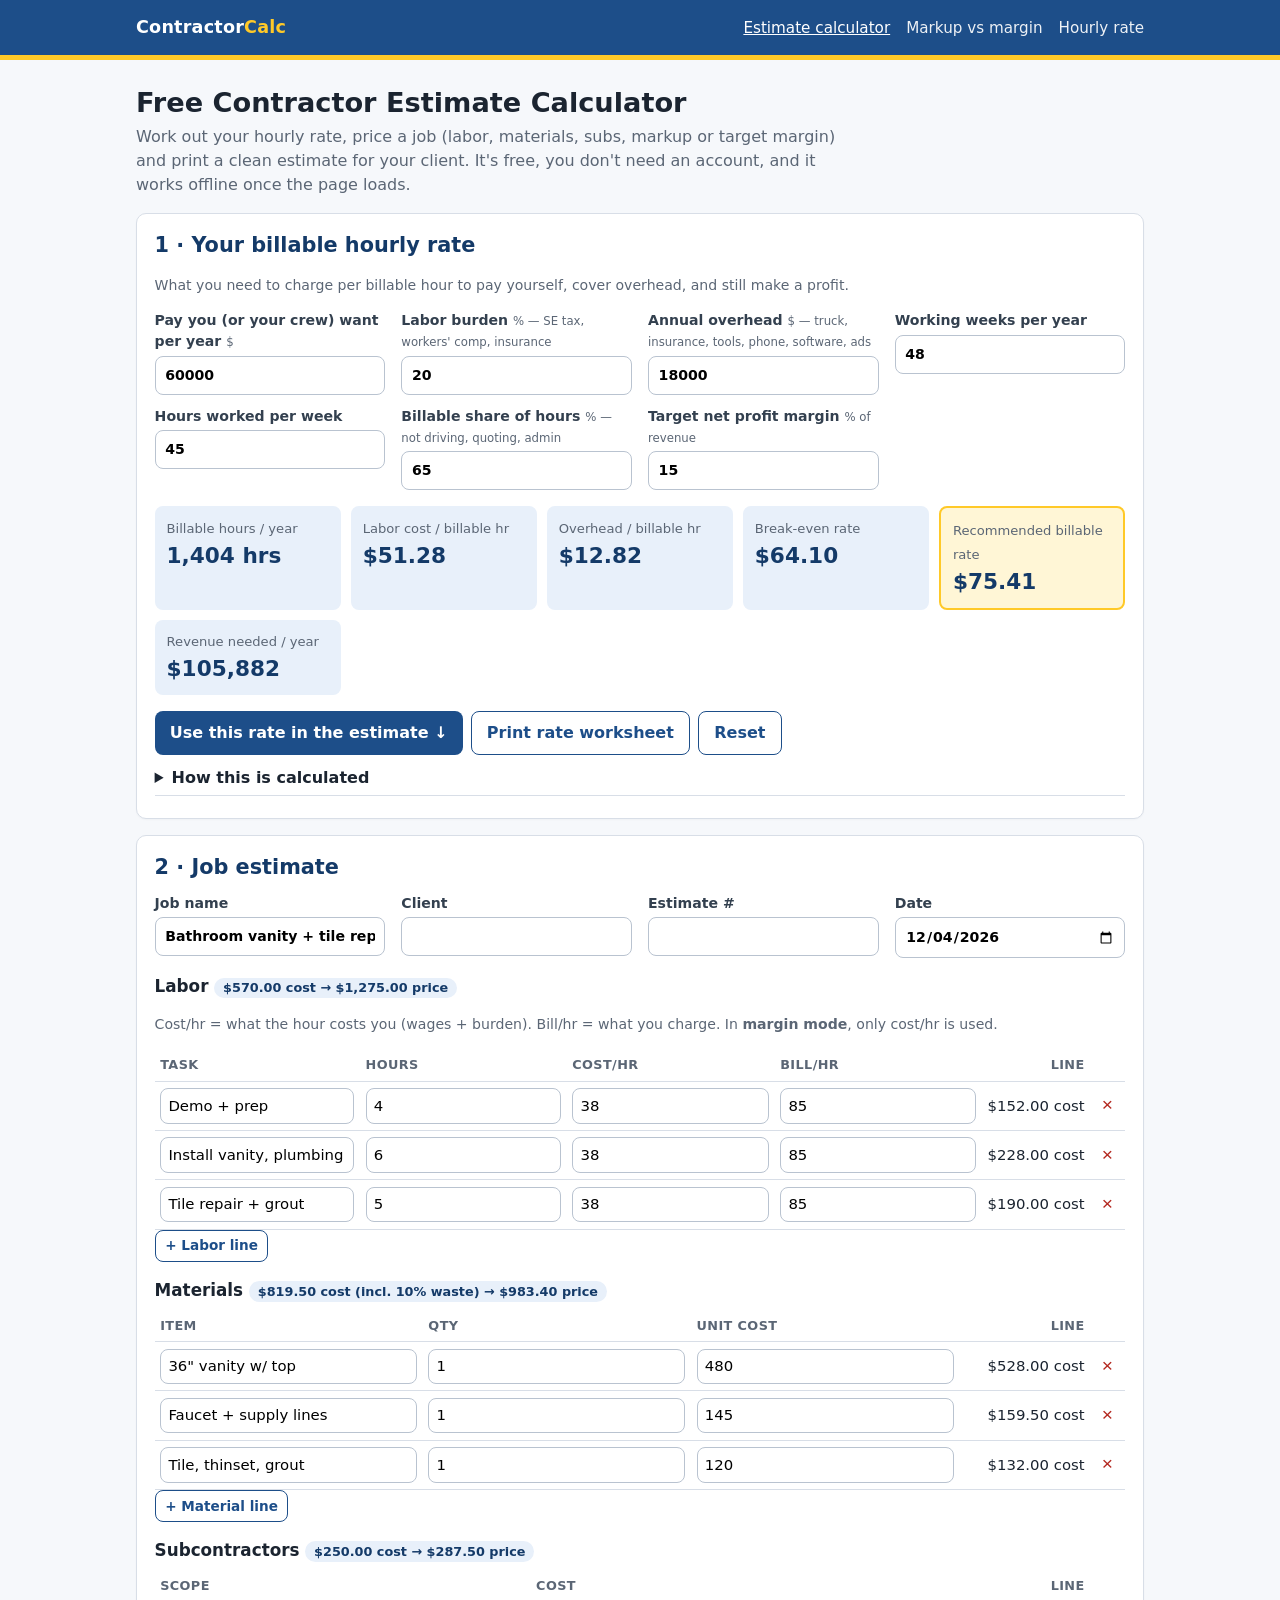
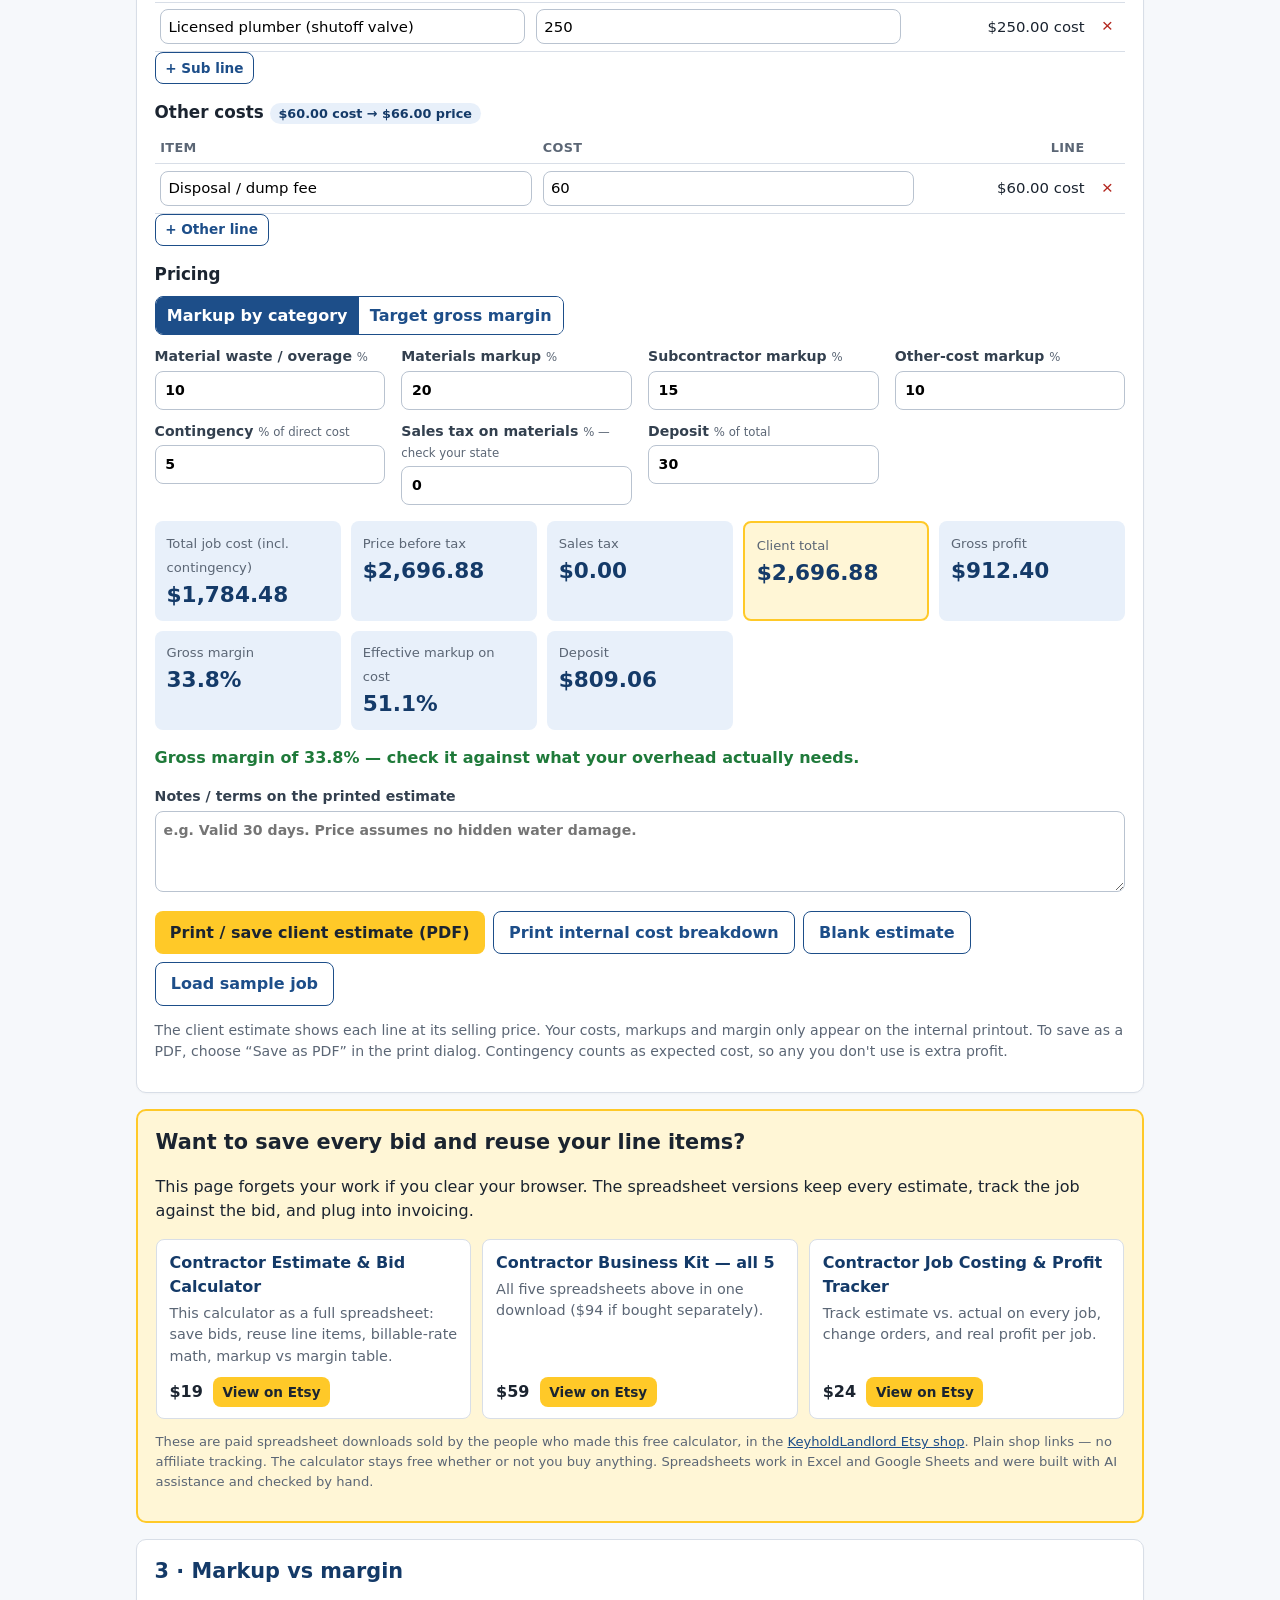
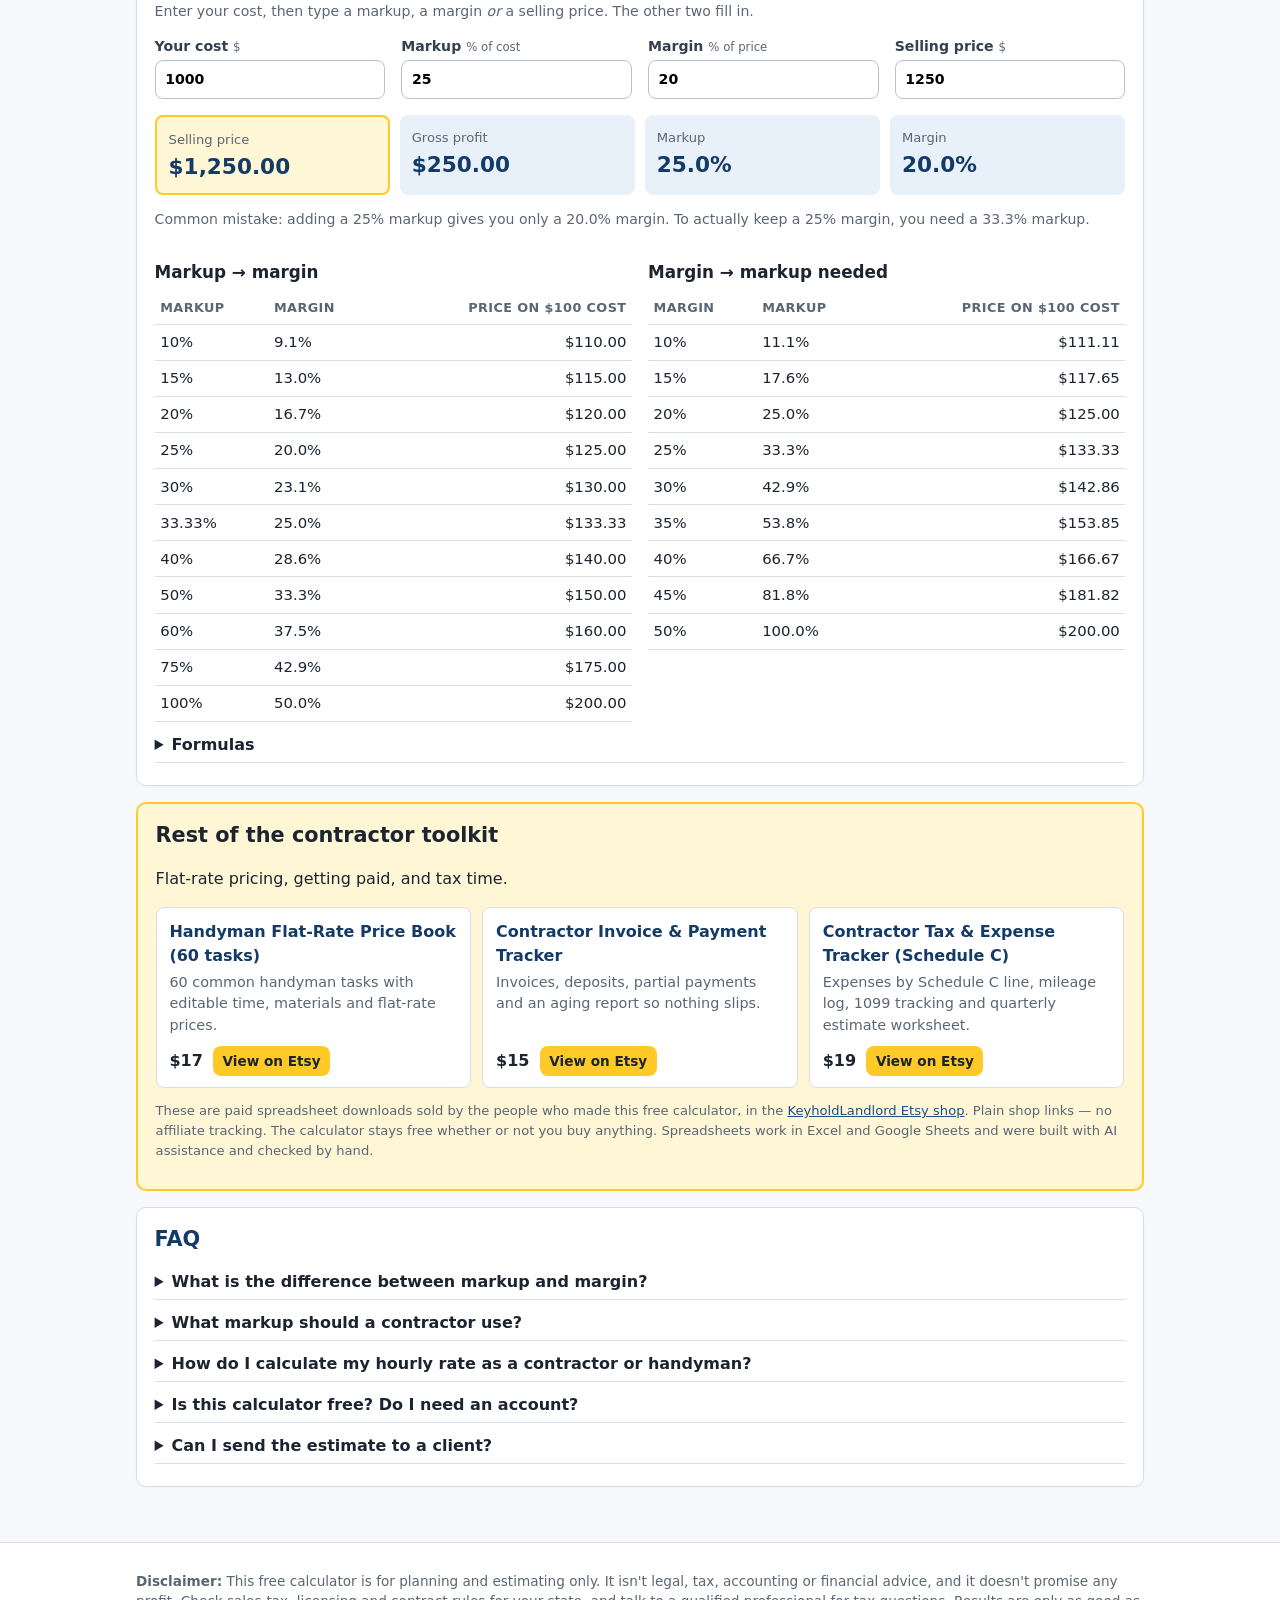
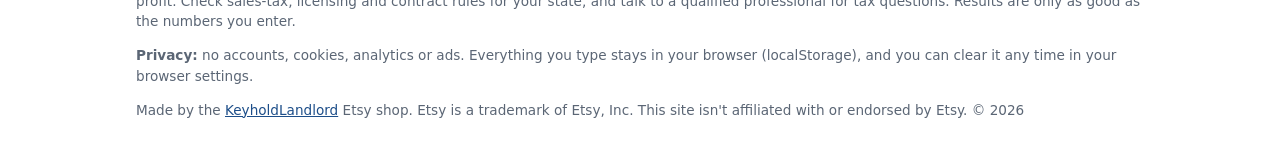
<file: index.html>
<!doctype html>
<html lang="en"><head>
<meta charset="utf-8"><meta name="viewport" content="width=device-width,initial-scale=1">
<title>Contractor Estimate Calculator — Free Job Estimate, Hourly Rate & Markup vs Margin</title>
<meta name="description" content="Free contractor estimate calculator: figure your billable hourly rate, price a job (labor, materials, subs), compare markup vs margin and print a clean estimate. No sign-up, works offline.">
<meta name="keywords" content="contractor estimate calculator, markup vs margin calculator, contractor hourly rate calculator, handyman estimate calculator, job estimate calculator, construction markup calculator, margin to markup">
<link rel="canonical" href="https://ur1313.github.io/contractor-estimate-calculator/">
<meta name="robots" content="index,follow">
<meta property="og:type" content="website"><meta property="og:title" content="Contractor Estimate Calculator — Free Job Estimate, Hourly Rate & Markup vs Margin"><meta property="og:description" content="Free contractor estimate calculator: figure your billable hourly rate, price a job (labor, materials, subs), compare markup vs margin and print a clean estimate. No sign-up, works offline."><meta property="og:url" content="https://ur1313.github.io/contractor-estimate-calculator/">
<meta name="twitter:card" content="summary">
<meta name="theme-color" content="#1d4e89">
<link rel="icon" href="data:image/svg+xml,%3Csvg xmlns='http://www.w3.org/2000/svg' viewBox='0 0 64 64'%3E%3Crect width='64' height='64' rx='12' fill='%231d4e89'/%3E%3Ctext x='32' y='44' font-size='34' text-anchor='middle' fill='%23ffc928' font-family='Arial' font-weight='700'%3E%24%3C/text%3E%3C/svg%3E">
<link rel="stylesheet" href="assets/style.css">
<script type="application/ld+json">[{"@context": "https://schema.org", "@type": "WebApplication", "name": "Contractor Estimate Calculator", "url": "https://ur1313.github.io/contractor-estimate-calculator/", "applicationCategory": "BusinessApplication", "operatingSystem": "Any (web browser)", "isAccessibleForFree": true, "offers": {"@type": "Offer", "price": "0", "priceCurrency": "USD"}, "description": "Free contractor estimate calculator: figure your billable hourly rate, price a job (labor, materials, subs), compare markup vs margin and print a clean estimate. No sign-up, works offline."}, {"@context": "https://schema.org", "@type": "FAQPage", "mainEntity": [{"@type": "Question", "name": "What is the difference between markup and margin?", "acceptedAnswer": {"@type": "Answer", "text": "Markup is profit as a percentage of your cost. Margin is profit as a percentage of the selling price. A job that costs $1,000 and sells for $1,250 has a 25% markup but only a 20% margin."}}, {"@type": "Question", "name": "What markup should a contractor use?", "acceptedAnswer": {"@type": "Answer", "text": "There is no single right number. It depends on your overhead, trade, market and job size. Work backward: figure out the gross margin your overhead and profit goal need, then convert it to a markup. For example, a 30% gross margin needs about a 42.9% markup on cost."}}, {"@type": "Question", "name": "How do I calculate my hourly rate as a contractor or handyman?", "acceptedAnswer": {"@type": "Answer", "text": "Add the pay you want, your labor burden and your yearly overhead, then divide by the hours you can actually bill (not every hour you work). Divide that break-even rate by (1 − your target profit margin) to get a rate that also leaves profit."}}, {"@type": "Question", "name": "Is this calculator free? Do I need an account?", "acceptedAnswer": {"@type": "Answer", "text": "Yes, it's free and there's no account. Everything runs in your browser and works offline after the page loads. Your inputs are saved only in your own browser."}}, {"@type": "Question", "name": "Can I send the estimate to a client?", "acceptedAnswer": {"@type": "Answer", "text": "Yes. Use “Print / save client estimate” and pick Save as PDF. The client version shows selling prices only, never your costs or markup."}}]}]</script>
</head><body><header class="site"><div class="wrap"><a class="brand" href="index.html">Contractor<span>Calc</span></a><nav class="top"><a href="index.html" aria-current=page>Estimate calculator</a><a href="markup-vs-margin-calculator/index.html">Markup vs margin</a><a href="contractor-hourly-rate-calculator/index.html">Hourly rate</a></nav></div></header><main class="wrap"><h1>Free Contractor Estimate Calculator</h1><p class="lede">Work out your hourly rate, price a job (labor, materials, subs, markup or target margin) and print a clean estimate for your client. It's free, you don't need an account, and it works offline once the page loads.</p><section class="card" id="rate" aria-labelledby="rate-h">
<h2 id="rate-h">1 · Your billable hourly rate</h2>
<p class="note">What you need to charge per billable hour to pay yourself, cover overhead, and still make a profit.</p>
<div class="grid">
<label>Pay you (or your crew) want per year <small>$</small><input id="r-wage" type="number" inputmode="decimal" min="0" step="any" value="60000"></label>
<label>Labor burden <small>% — SE tax, workers' comp, insurance</small><input id="r-burden" type="number" inputmode="decimal" min="0" step="any" value="20"></label>
<label>Annual overhead <small>$ — truck, insurance, tools, phone, software, ads</small><input id="r-overhead" type="number" inputmode="decimal" min="0" step="any" value="18000"></label>
<label>Working weeks per year<input id="r-weeks" type="number" inputmode="decimal" min="0" step="any" value="48"></label>
<label>Hours worked per week<input id="r-hours" type="number" inputmode="decimal" min="0" step="any" value="45"></label>
<label>Billable share of hours <small>% — not driving, quoting, admin</small><input id="r-util" type="number" inputmode="decimal" min="0" max="100" step="any" value="65"></label>
<label>Target net profit margin <small>% of revenue</small><input id="r-profit" type="number" inputmode="decimal" min="0" max="95" step="any" value="15"></label>
</div>
<div class="results" aria-live="polite">
<div class="stat"><span>Billable hours / year</span><b id="r-out-hours">—</b></div>
<div class="stat"><span>Labor cost / billable hr</span><b id="r-out-cost">—</b></div>
<div class="stat"><span>Overhead / billable hr</span><b id="r-out-oh">—</b></div>
<div class="stat"><span>Break-even rate</span><b id="r-out-be">—</b></div>
<div class="stat hi"><span>Recommended billable rate</span><b id="r-out-rate">—</b></div>
<div class="stat"><span>Revenue needed / year</span><b id="r-out-rev">—</b></div>
</div>
<p id="r-warn" class="warn" aria-live="polite"></p>
<div class="row-actions no-print"><button type="button" class="btn" id="r-use">Use this rate in the estimate ↓</button><button type="button" class="btn ghost" id="r-print">Print rate worksheet</button><button type="button" class="btn ghost" id="r-reset">Reset</button></div>
<details><summary>How this is calculated</summary>
<p class="note">Billable hours = weeks × hours/week × billable %. Labor cost/hr = pay × (1 + burden) ÷ billable hours. Break-even = (labor cost + overhead) ÷ billable hours. Recommended rate = break-even ÷ (1 − profit margin). Burden % is a rough planning number. Self-employment tax alone is about 15.3% on 92.35% of net earnings (IRS Topic 751), and insurance costs vary a lot by state and trade.</p></details>
</section><section class="card" id="estimate" aria-labelledby="est-h">
<h2 id="est-h">2 · Job estimate</h2>
<div class="grid">
<label>Job name<input id="e-job" type="text"></label>
<label>Client<input id="e-client" type="text"></label>
<label>Estimate #<input id="e-num" type="text"></label>
<label>Date<input id="e-date" type="date"></label>
</div>
<h3>Labor <span class="pill" id="e-sub-labor"></span></h3>
<p class="note">Cost/hr = what the hour costs you (wages + burden). Bill/hr = what you charge. In <b>margin mode</b>, only cost/hr is used.</p>
<div class="tablewrap"><table class="lines"><thead><tr><th>Task</th><th>Hours</th><th>Cost/hr</th><th>Bill/hr</th><th class="num">Line</th><th></th></tr></thead><tbody id="labor-lines"></tbody></table></div>
<button type="button" class="btn sm ghost no-print" data-add="labor">+ Labor line</button>
<h3>Materials <span class="pill" id="e-sub-mat"></span></h3>
<div class="tablewrap"><table class="lines"><thead><tr><th>Item</th><th>Qty</th><th>Unit cost</th><th class="num">Line</th><th></th></tr></thead><tbody id="mat-lines"></tbody></table></div>
<button type="button" class="btn sm ghost no-print" data-add="mat">+ Material line</button>
<h3>Subcontractors <span class="pill" id="e-sub-sub"></span></h3>
<div class="tablewrap"><table class="lines"><thead><tr><th>Scope</th><th>Cost</th><th class="num">Line</th><th></th></tr></thead><tbody id="sub-lines"></tbody></table></div>
<button type="button" class="btn sm ghost no-print" data-add="sub">+ Sub line</button>
<h3>Other costs <span class="pill" id="e-sub-oth"></span></h3>
<div class="tablewrap"><table class="lines"><thead><tr><th>Item</th><th>Cost</th><th class="num">Line</th><th></th></tr></thead><tbody id="oth-lines"></tbody></table></div>
<button type="button" class="btn sm ghost no-print" data-add="oth">+ Other line</button>

<h3>Pricing</h3>
<div class="seg" id="e-mode" role="group" aria-label="Pricing method"><button type="button" data-mode="markup" aria-pressed="true">Markup by category</button><button type="button" data-mode="margin" aria-pressed="false">Target gross margin</button></div>
<div class="grid" style="margin-top:.7rem">
<label>Material waste / overage <small>%</small><input id="e-waste" type="number" inputmode="decimal" min="0" step="any"></label>
<label class="mode-markup">Materials markup <small>%</small><input id="e-matmk" type="number" inputmode="decimal" min="0" step="any"></label>
<label class="mode-markup">Subcontractor markup <small>%</small><input id="e-submk" type="number" inputmode="decimal" min="0" step="any"></label>
<label class="mode-markup">Other-cost markup <small>%</small><input id="e-othmk" type="number" inputmode="decimal" min="0" step="any"></label>
<label class="mode-margin" hidden>Target gross margin <small>% of price</small><input id="e-margin" type="number" inputmode="decimal" min="0" max="95" step="any"></label>
<label>Contingency <small>% of direct cost</small><input id="e-cont" type="number" inputmode="decimal" min="0" step="any"></label>
<label>Sales tax on materials <small>% — check your state</small><input id="e-tax" type="number" inputmode="decimal" min="0" step="any"></label>
<label>Deposit <small>% of total</small><input id="e-dep" type="number" inputmode="decimal" min="0" max="100" step="any"></label>
</div>
<div class="results" aria-live="polite">
<div class="stat"><span>Total job cost (incl. contingency)</span><b id="e-out-cost">—</b></div>
<div class="stat"><span>Price before tax</span><b id="e-out-price">—</b></div>
<div class="stat"><span>Sales tax</span><b id="e-out-tax">—</b></div>
<div class="stat hi"><span>Client total</span><b id="e-out-total">—</b></div>
<div class="stat"><span>Gross profit</span><b id="e-out-gp">—</b></div>
<div class="stat"><span>Gross margin</span><b id="e-out-gm">—</b></div>
<div class="stat"><span>Effective markup on cost</span><b id="e-out-mk">—</b></div>
<div class="stat"><span>Deposit</span><b id="e-out-dep">—</b></div>
</div>
<p id="e-warn" aria-live="polite"></p>
<label style="margin-top:.6rem">Notes / terms on the printed estimate<textarea id="e-notes" rows="3" style="width:100%;font:inherit;padding:.5rem;border:1px solid #b9c3d0;border-radius:8px;margin-top:.2rem" placeholder="e.g. Valid 30 days. Price assumes no hidden water damage."></textarea></label>
<div class="row-actions no-print">
<button type="button" class="btn y" id="e-print-client">Print / save client estimate (PDF)</button>
<button type="button" class="btn ghost" id="e-print-internal">Print internal cost breakdown</button>
<button type="button" class="btn ghost" id="e-clear">Blank estimate</button>
<button type="button" class="btn ghost" id="e-reset">Load sample job</button>
</div>
<p class="note">The client estimate shows each line at its selling price. Your costs, markups and margin only appear on the internal printout. To save as a PDF, choose “Save as PDF” in the print dialog. Contingency counts as expected cost, so any you don't use is extra profit.</p>
</section><aside class="cta no-print" aria-label="Spreadsheet templates">
<h2>Want to save every bid and reuse your line items?</h2><p>This page forgets your work if you clear your browser. The spreadsheet versions keep every estimate, track the job against the bid, and plug into invoicing.</p>
<div class="products"><div class="product"><b>Contractor Estimate & Bid Calculator</b><p>This calculator as a full spreadsheet: save bids, reuse line items, billable-rate math, markup vs margin table.</p><div><span class="price">$19</span> &nbsp;<a class="btn sm y" href="https://www.etsy.com/listing/4604262052/contractor-estimate-template" target="_blank" rel="noopener">View on Etsy</a></div></div><div class="product"><b>Contractor Business Kit — all 5</b><p>All five spreadsheets above in one download ($94 if bought separately).</p><div><span class="price">$59</span> &nbsp;<a class="btn sm y" href="https://www.etsy.com/listing/4604241039/contractor-business-spreadsheet-bundle" target="_blank" rel="noopener">View on Etsy</a></div></div><div class="product"><b>Contractor Job Costing & Profit Tracker</b><p>Track estimate vs. actual on every job, change orders, and real profit per job.</p><div><span class="price">$24</span> &nbsp;<a class="btn sm y" href="https://www.etsy.com/listing/4604238715/contractor-job-costing-spreadsheet" target="_blank" rel="noopener">View on Etsy</a></div></div></div>
<p class="fine">These are paid spreadsheet downloads sold by the people who made this free calculator, in the <a href="https://www.etsy.com/shop/KeyholdLandlord" target="_blank" rel="noopener">KeyholdLandlord Etsy shop</a>. Plain shop links — no affiliate tracking. The calculator stays free whether or not you buy anything. Spreadsheets work in Excel and Google Sheets and were built with AI assistance and checked by hand.</p>
</aside><section class="card" id="markup-margin" aria-labelledby="mm-h">
<h2 id="mm-h">3 · Markup vs margin</h2>
<p class="note">Enter your cost, then type a markup, a margin <i>or</i> a selling price. The other two fill in.</p>
<div class="grid">
<label>Your cost <small>$</small><input id="m-cost" type="number" inputmode="decimal" min="0" step="any" value="1000"></label>
<label>Markup <small>% of cost</small><input id="m-markup" type="number" inputmode="decimal" step="any" value="25"></label>
<label>Margin <small>% of price</small><input id="m-margin" type="number" inputmode="decimal" step="any"></label>
<label>Selling price <small>$</small><input id="m-price" type="number" inputmode="decimal" min="0" step="any"></label>
</div>
<div class="results" aria-live="polite">
<div class="stat hi"><span>Selling price</span><b id="m-out-price">—</b></div>
<div class="stat"><span>Gross profit</span><b id="m-out-profit">—</b></div>
<div class="stat"><span>Markup</span><b id="m-out-mk">—</b></div>
<div class="stat"><span>Margin</span><b id="m-out-mg">—</b></div>
</div>
<p id="m-gap" class="note" aria-live="polite"></p>
<div class="grid" style="margin-top:.5rem">
<div><h3>Markup → margin</h3><table><thead><tr><th>Markup</th><th>Margin</th><th class="num">Price on $100 cost</th></tr></thead><tbody id="m-table"></tbody></table></div>
<div><h3>Margin → markup needed</h3><table><thead><tr><th>Margin</th><th>Markup</th><th class="num">Price on $100 cost</th></tr></thead><tbody id="m-table2"></tbody></table></div>
</div>
<details><summary>Formulas</summary><p class="note">Markup = (price − cost) ÷ cost. Margin = (price − cost) ÷ price. Price from markup = cost × (1 + markup). Price from margin = cost ÷ (1 − margin). Markup needed for a margin = margin ÷ (1 − margin).</p></details>
</section><aside class="cta no-print" aria-label="Spreadsheet templates">
<h2>Rest of the contractor toolkit</h2><p>Flat-rate pricing, getting paid, and tax time.</p>
<div class="products"><div class="product"><b>Handyman Flat-Rate Price Book (60 tasks)</b><p>60 common handyman tasks with editable time, materials and flat-rate prices.</p><div><span class="price">$17</span> &nbsp;<a class="btn sm y" href="https://www.etsy.com/listing/4604240165/handyman-price-list-template-flat-rate" target="_blank" rel="noopener">View on Etsy</a></div></div><div class="product"><b>Contractor Invoice & Payment Tracker</b><p>Invoices, deposits, partial payments and an aging report so nothing slips.</p><div><span class="price">$15</span> &nbsp;<a class="btn sm y" href="https://www.etsy.com/listing/4604262508/contractor-invoice-template-handyman" target="_blank" rel="noopener">View on Etsy</a></div></div><div class="product"><b>Contractor Tax & Expense Tracker (Schedule C)</b><p>Expenses by Schedule C line, mileage log, 1099 tracking and quarterly estimate worksheet.</p><div><span class="price">$19</span> &nbsp;<a class="btn sm y" href="https://www.etsy.com/listing/4604263284/contractor-expense-tracker-spreadsheet" target="_blank" rel="noopener">View on Etsy</a></div></div></div>
<p class="fine">These are paid spreadsheet downloads sold by the people who made this free calculator, in the <a href="https://www.etsy.com/shop/KeyholdLandlord" target="_blank" rel="noopener">KeyholdLandlord Etsy shop</a>. Plain shop links — no affiliate tracking. The calculator stays free whether or not you buy anything. Spreadsheets work in Excel and Google Sheets and were built with AI assistance and checked by hand.</p>
</aside><section class="card" id="faq"><h2>FAQ</h2><details><summary>What is the difference between markup and margin?</summary><p>Markup is profit as a percentage of your cost. Margin is profit as a percentage of the selling price. A job that costs $1,000 and sells for $1,250 has a 25% markup but only a 20% margin.</p></details><details><summary>What markup should a contractor use?</summary><p>There is no single right number. It depends on your overhead, trade, market and job size. Work backward: figure out the gross margin your overhead and profit goal need, then convert it to a markup. For example, a 30% gross margin needs about a 42.9% markup on cost.</p></details><details><summary>How do I calculate my hourly rate as a contractor or handyman?</summary><p>Add the pay you want, your labor burden and your yearly overhead, then divide by the hours you can actually bill (not every hour you work). Divide that break-even rate by (1 − your target profit margin) to get a rate that also leaves profit.</p></details><details><summary>Is this calculator free? Do I need an account?</summary><p>Yes, it's free and there's no account. Everything runs in your browser and works offline after the page loads. Your inputs are saved only in your own browser.</p></details><details><summary>Can I send the estimate to a client?</summary><p>Yes. Use “Print / save client estimate” and pick Save as PDF. The client version shows selling prices only, never your costs or markup.</p></details></section></main>
<footer class="site"><div class="wrap">
<p><b>Disclaimer:</b> This free calculator is for planning and estimating only. It isn't legal, tax, accounting or financial advice, and it doesn't promise any profit. Check sales-tax, licensing and contract rules for your state, and talk to a qualified professional for tax questions. Results are only as good as the numbers you enter.</p>
<p><b>Privacy:</b> no accounts, cookies, analytics or ads. Everything you type stays in your browser (localStorage), and you can clear it any time in your browser settings.</p>
<p>Made by the <a href="https://www.etsy.com/shop/KeyholdLandlord" target="_blank" rel="noopener">KeyholdLandlord</a> Etsy shop. Etsy is a trademark of Etsy, Inc. This site isn't affiliated with or endorsed by Etsy. © <span id="yr"></span></p>
</div></footer>
<div id="printSummary"></div>
<script src="assets/app.js"></script>
</body></html>
</file>
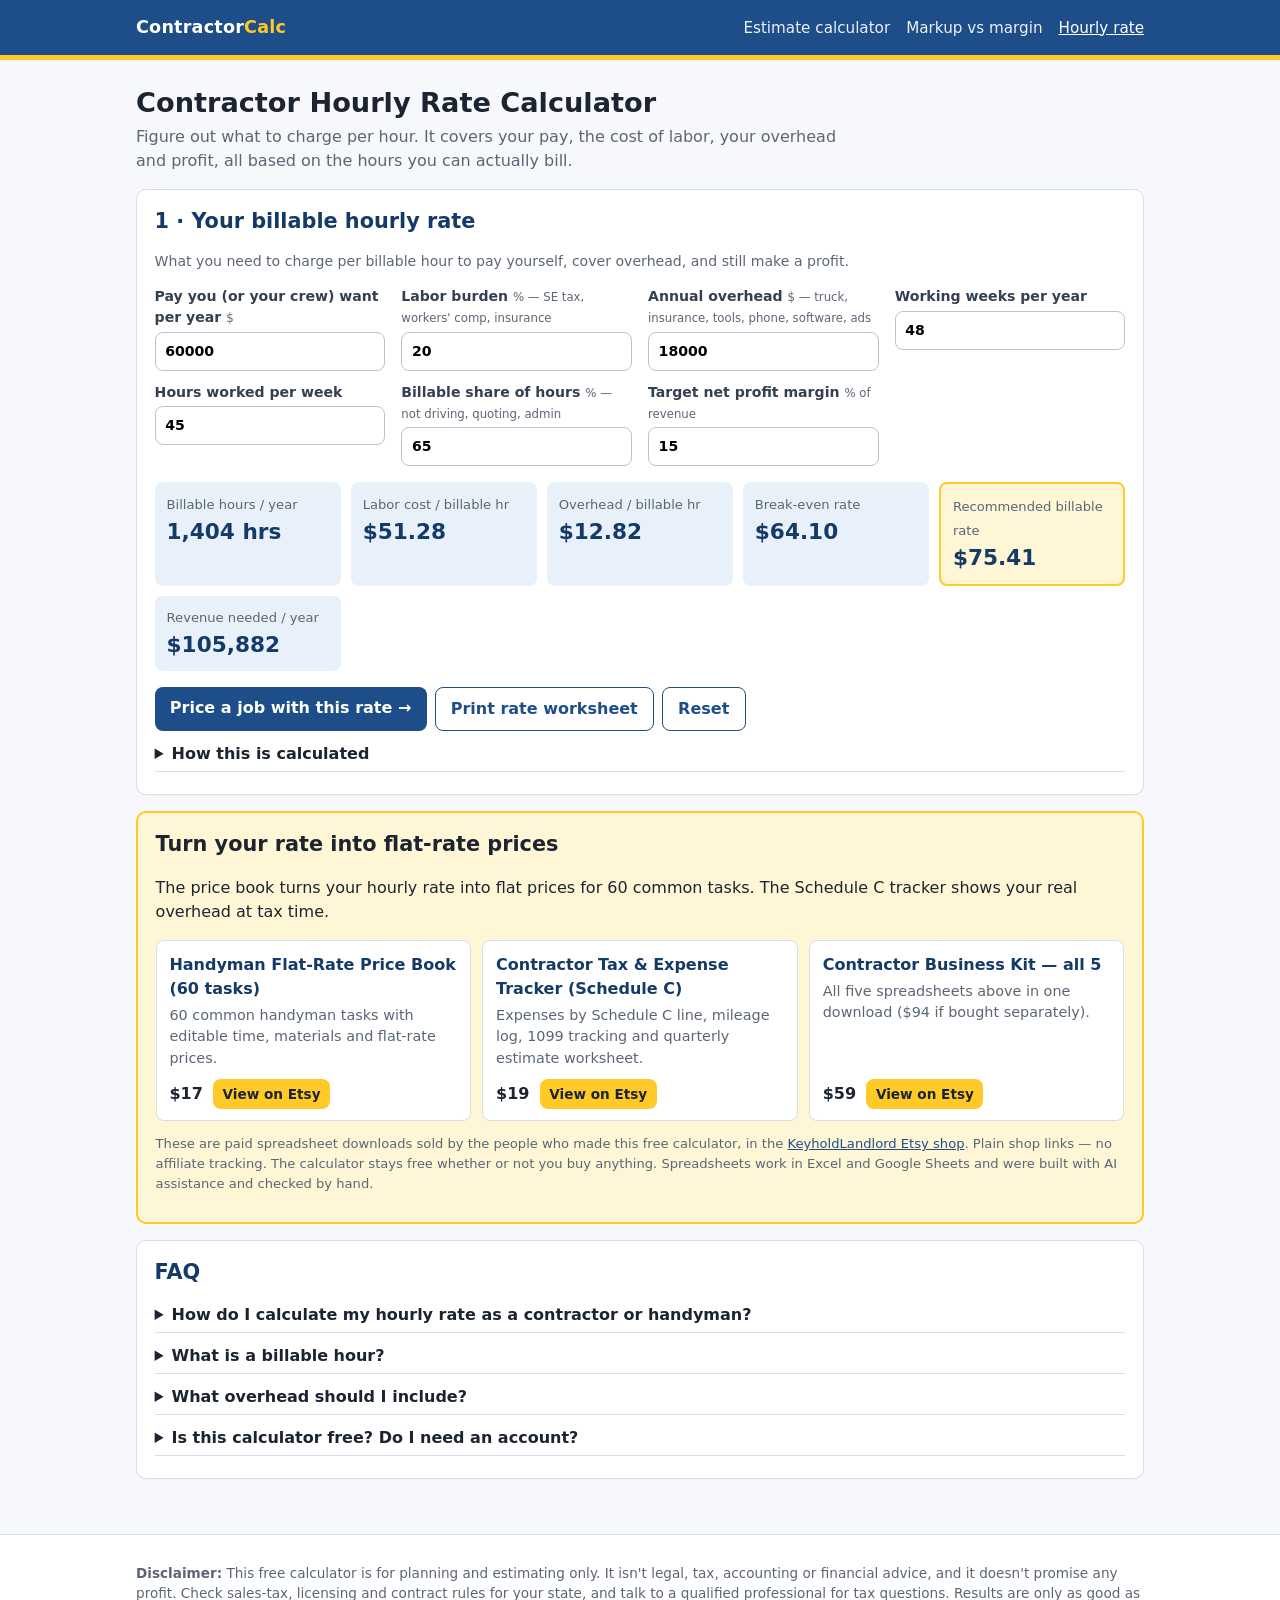
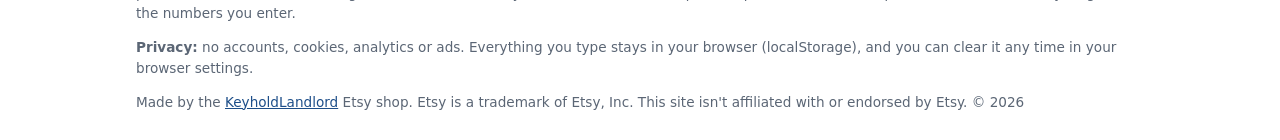
<file: contractor-hourly-rate-calculator/index.html>
<!doctype html>
<html lang="en"><head>
<meta charset="utf-8"><meta name="viewport" content="width=device-width,initial-scale=1">
<title>Contractor & Handyman Hourly Rate Calculator — Free Billable Rate Tool</title>
<meta name="description" content="Free contractor hourly rate calculator: turn your target pay, overhead and billable hours into a break-even and profitable billable rate. Handyman-friendly, no sign-up.">
<meta name="keywords" content="contractor estimate calculator, markup vs margin calculator, contractor hourly rate calculator, handyman estimate calculator, job estimate calculator, construction markup calculator, margin to markup">
<link rel="canonical" href="https://ur1313.github.io/contractor-estimate-calculator/contractor-hourly-rate-calculator/">
<meta name="robots" content="index,follow">
<meta property="og:type" content="website"><meta property="og:title" content="Contractor & Handyman Hourly Rate Calculator — Free Billable Rate Tool"><meta property="og:description" content="Free contractor hourly rate calculator: turn your target pay, overhead and billable hours into a break-even and profitable billable rate. Handyman-friendly, no sign-up."><meta property="og:url" content="https://ur1313.github.io/contractor-estimate-calculator/contractor-hourly-rate-calculator/">
<meta name="twitter:card" content="summary">
<meta name="theme-color" content="#1d4e89">
<link rel="icon" href="data:image/svg+xml,%3Csvg xmlns='http://www.w3.org/2000/svg' viewBox='0 0 64 64'%3E%3Crect width='64' height='64' rx='12' fill='%231d4e89'/%3E%3Ctext x='32' y='44' font-size='34' text-anchor='middle' fill='%23ffc928' font-family='Arial' font-weight='700'%3E%24%3C/text%3E%3C/svg%3E">
<link rel="stylesheet" href="../assets/style.css">
<script type="application/ld+json">[{"@context": "https://schema.org", "@type": "WebApplication", "name": "Contractor & Handyman Hourly Rate Calculator", "url": "https://ur1313.github.io/contractor-estimate-calculator/contractor-hourly-rate-calculator/", "applicationCategory": "BusinessApplication", "operatingSystem": "Any (web browser)", "isAccessibleForFree": true, "offers": {"@type": "Offer", "price": "0", "priceCurrency": "USD"}, "description": "Free contractor hourly rate calculator: turn your target pay, overhead and billable hours into a break-even and profitable billable rate. Handyman-friendly, no sign-up."}, {"@context": "https://schema.org", "@type": "FAQPage", "mainEntity": [{"@type": "Question", "name": "How do I calculate my hourly rate as a contractor or handyman?", "acceptedAnswer": {"@type": "Answer", "text": "Add the pay you want, your labor burden and your yearly overhead, then divide by the hours you can actually bill (not every hour you work). Divide that break-even rate by (1 − your target profit margin) to get a rate that also leaves profit."}}, {"@type": "Question", "name": "What is a billable hour?", "acceptedAnswer": {"@type": "Answer", "text": "An hour you can actually charge a client for. Driving between jobs, quoting, picking up supplies, bookkeeping and callbacks are real work but usually aren't billable, so most trades bill well under 100% of the hours they work."}}, {"@type": "Question", "name": "What overhead should I include?", "acceptedAnswer": {"@type": "Answer", "text": "Everything you pay to stay in business that isn't tied to one job: vehicle, fuel, insurance, licenses, tools, phone, software, marketing, accounting and office costs. Divide your annual total by your billable hours."}}, {"@type": "Question", "name": "Is this calculator free? Do I need an account?", "acceptedAnswer": {"@type": "Answer", "text": "Yes, it's free and there's no account. Everything runs in your browser and works offline after the page loads. Your inputs are saved only in your own browser."}}]}]</script>
</head><body><header class="site"><div class="wrap"><a class="brand" href="../index.html">Contractor<span>Calc</span></a><nav class="top"><a href="../index.html">Estimate calculator</a><a href="../markup-vs-margin-calculator/index.html">Markup vs margin</a><a href="../contractor-hourly-rate-calculator/index.html" aria-current=page>Hourly rate</a></nav></div></header><main class="wrap"><h1>Contractor Hourly Rate Calculator</h1><p class="lede">Figure out what to charge per hour. It covers your pay, the cost of labor, your overhead and profit, all based on the hours you can actually bill.</p><section class="card" id="rate" aria-labelledby="rate-h">
<h2 id="rate-h">1 · Your billable hourly rate</h2>
<p class="note">What you need to charge per billable hour to pay yourself, cover overhead, and still make a profit.</p>
<div class="grid">
<label>Pay you (or your crew) want per year <small>$</small><input id="r-wage" type="number" inputmode="decimal" min="0" step="any" value="60000"></label>
<label>Labor burden <small>% — SE tax, workers' comp, insurance</small><input id="r-burden" type="number" inputmode="decimal" min="0" step="any" value="20"></label>
<label>Annual overhead <small>$ — truck, insurance, tools, phone, software, ads</small><input id="r-overhead" type="number" inputmode="decimal" min="0" step="any" value="18000"></label>
<label>Working weeks per year<input id="r-weeks" type="number" inputmode="decimal" min="0" step="any" value="48"></label>
<label>Hours worked per week<input id="r-hours" type="number" inputmode="decimal" min="0" step="any" value="45"></label>
<label>Billable share of hours <small>% — not driving, quoting, admin</small><input id="r-util" type="number" inputmode="decimal" min="0" max="100" step="any" value="65"></label>
<label>Target net profit margin <small>% of revenue</small><input id="r-profit" type="number" inputmode="decimal" min="0" max="95" step="any" value="15"></label>
</div>
<div class="results" aria-live="polite">
<div class="stat"><span>Billable hours / year</span><b id="r-out-hours">—</b></div>
<div class="stat"><span>Labor cost / billable hr</span><b id="r-out-cost">—</b></div>
<div class="stat"><span>Overhead / billable hr</span><b id="r-out-oh">—</b></div>
<div class="stat"><span>Break-even rate</span><b id="r-out-be">—</b></div>
<div class="stat hi"><span>Recommended billable rate</span><b id="r-out-rate">—</b></div>
<div class="stat"><span>Revenue needed / year</span><b id="r-out-rev">—</b></div>
</div>
<p id="r-warn" class="warn" aria-live="polite"></p>
<div class="row-actions no-print"><a class="btn" href="../index.html#estimate">Price a job with this rate →</a><button type="button" class="btn ghost" id="r-print">Print rate worksheet</button><button type="button" class="btn ghost" id="r-reset">Reset</button></div>
<details><summary>How this is calculated</summary>
<p class="note">Billable hours = weeks × hours/week × billable %. Labor cost/hr = pay × (1 + burden) ÷ billable hours. Break-even = (labor cost + overhead) ÷ billable hours. Recommended rate = break-even ÷ (1 − profit margin). Burden % is a rough planning number. Self-employment tax alone is about 15.3% on 92.35% of net earnings (IRS Topic 751), and insurance costs vary a lot by state and trade.</p></details>
</section><aside class="cta no-print" aria-label="Spreadsheet templates">
<h2>Turn your rate into flat-rate prices</h2><p>The price book turns your hourly rate into flat prices for 60 common tasks. The Schedule C tracker shows your real overhead at tax time.</p>
<div class="products"><div class="product"><b>Handyman Flat-Rate Price Book (60 tasks)</b><p>60 common handyman tasks with editable time, materials and flat-rate prices.</p><div><span class="price">$17</span> &nbsp;<a class="btn sm y" href="https://www.etsy.com/listing/4604240165/handyman-price-list-template-flat-rate" target="_blank" rel="noopener">View on Etsy</a></div></div><div class="product"><b>Contractor Tax & Expense Tracker (Schedule C)</b><p>Expenses by Schedule C line, mileage log, 1099 tracking and quarterly estimate worksheet.</p><div><span class="price">$19</span> &nbsp;<a class="btn sm y" href="https://www.etsy.com/listing/4604263284/contractor-expense-tracker-spreadsheet" target="_blank" rel="noopener">View on Etsy</a></div></div><div class="product"><b>Contractor Business Kit — all 5</b><p>All five spreadsheets above in one download ($94 if bought separately).</p><div><span class="price">$59</span> &nbsp;<a class="btn sm y" href="https://www.etsy.com/listing/4604241039/contractor-business-spreadsheet-bundle" target="_blank" rel="noopener">View on Etsy</a></div></div></div>
<p class="fine">These are paid spreadsheet downloads sold by the people who made this free calculator, in the <a href="https://www.etsy.com/shop/KeyholdLandlord" target="_blank" rel="noopener">KeyholdLandlord Etsy shop</a>. Plain shop links — no affiliate tracking. The calculator stays free whether or not you buy anything. Spreadsheets work in Excel and Google Sheets and were built with AI assistance and checked by hand.</p>
</aside><section class="card" id="faq"><h2>FAQ</h2><details><summary>How do I calculate my hourly rate as a contractor or handyman?</summary><p>Add the pay you want, your labor burden and your yearly overhead, then divide by the hours you can actually bill (not every hour you work). Divide that break-even rate by (1 − your target profit margin) to get a rate that also leaves profit.</p></details><details><summary>What is a billable hour?</summary><p>An hour you can actually charge a client for. Driving between jobs, quoting, picking up supplies, bookkeeping and callbacks are real work but usually aren't billable, so most trades bill well under 100% of the hours they work.</p></details><details><summary>What overhead should I include?</summary><p>Everything you pay to stay in business that isn't tied to one job: vehicle, fuel, insurance, licenses, tools, phone, software, marketing, accounting and office costs. Divide your annual total by your billable hours.</p></details><details><summary>Is this calculator free? Do I need an account?</summary><p>Yes, it's free and there's no account. Everything runs in your browser and works offline after the page loads. Your inputs are saved only in your own browser.</p></details></section></main>
<footer class="site"><div class="wrap">
<p><b>Disclaimer:</b> This free calculator is for planning and estimating only. It isn't legal, tax, accounting or financial advice, and it doesn't promise any profit. Check sales-tax, licensing and contract rules for your state, and talk to a qualified professional for tax questions. Results are only as good as the numbers you enter.</p>
<p><b>Privacy:</b> no accounts, cookies, analytics or ads. Everything you type stays in your browser (localStorage), and you can clear it any time in your browser settings.</p>
<p>Made by the <a href="https://www.etsy.com/shop/KeyholdLandlord" target="_blank" rel="noopener">KeyholdLandlord</a> Etsy shop. Etsy is a trademark of Etsy, Inc. This site isn't affiliated with or endorsed by Etsy. © <span id="yr"></span></p>
</div></footer>
<div id="printSummary"></div>
<script src="../assets/app.js"></script>
</body></html>
</file>
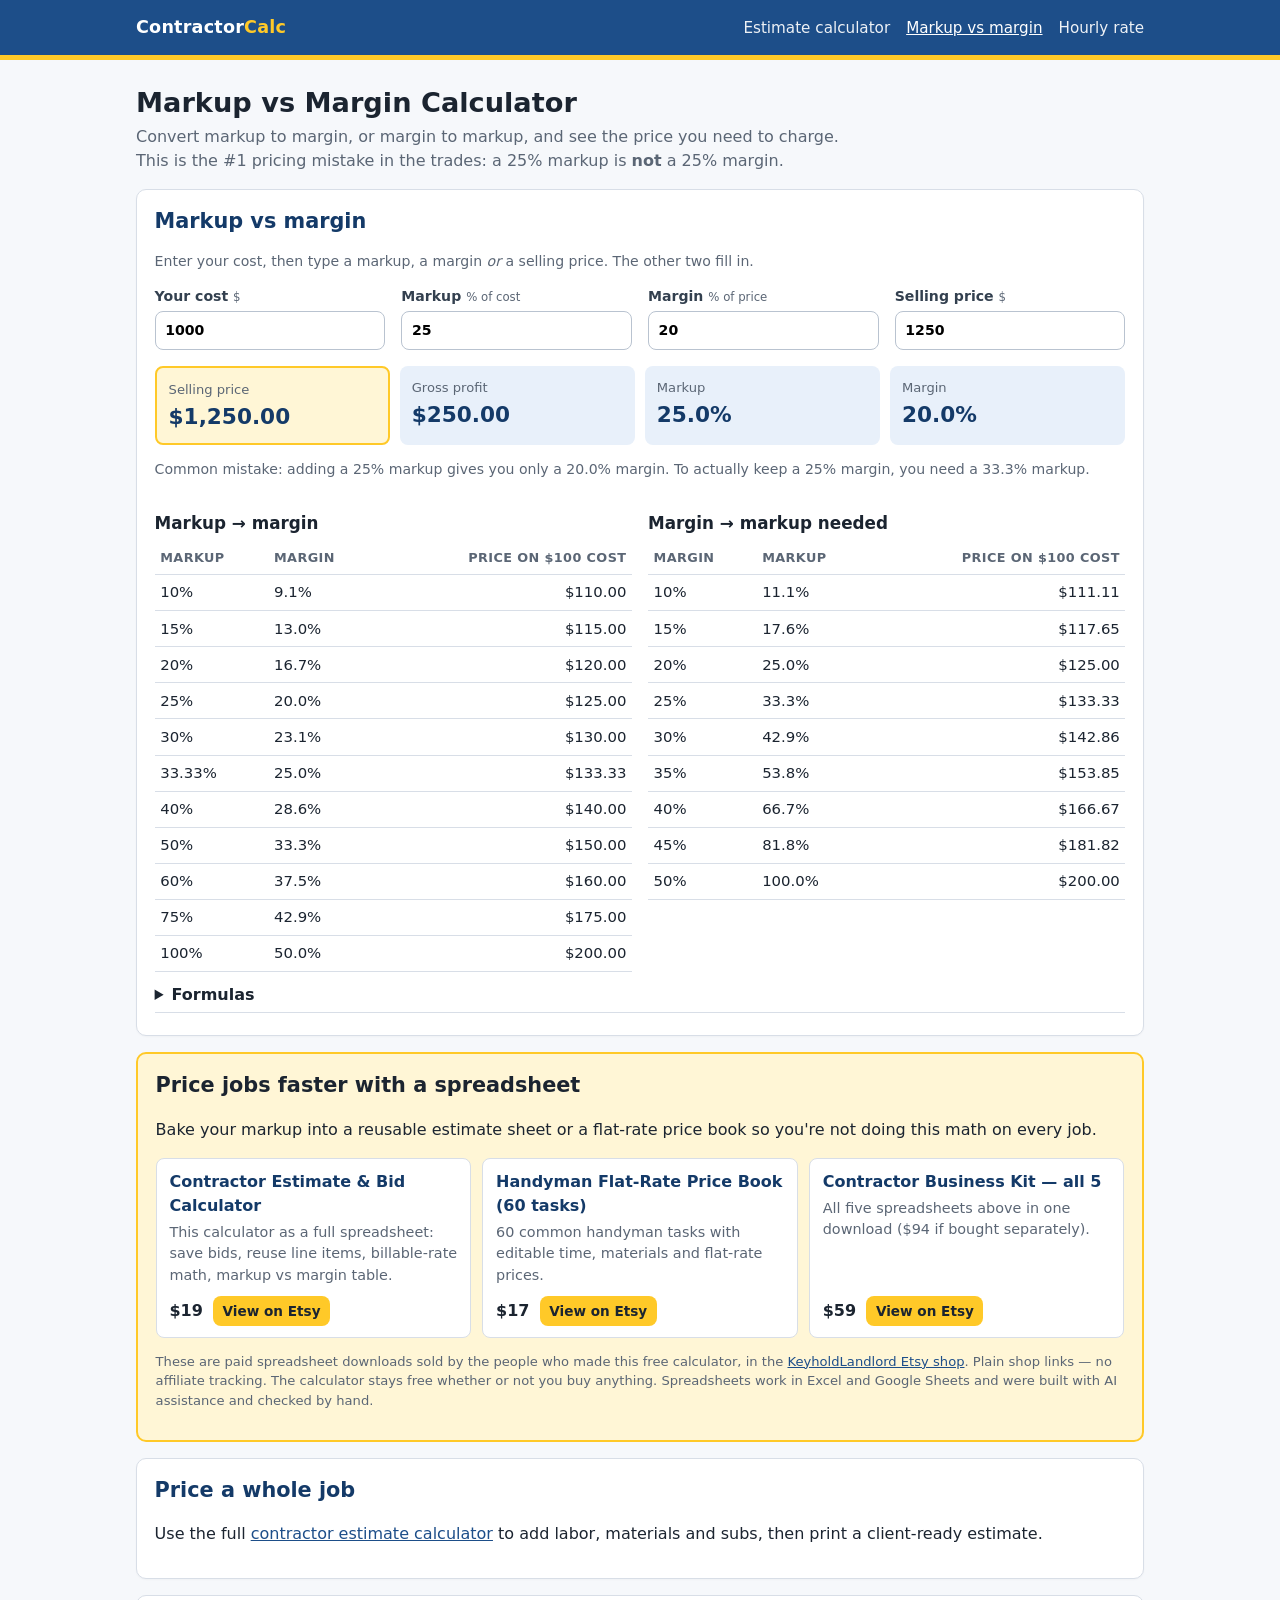
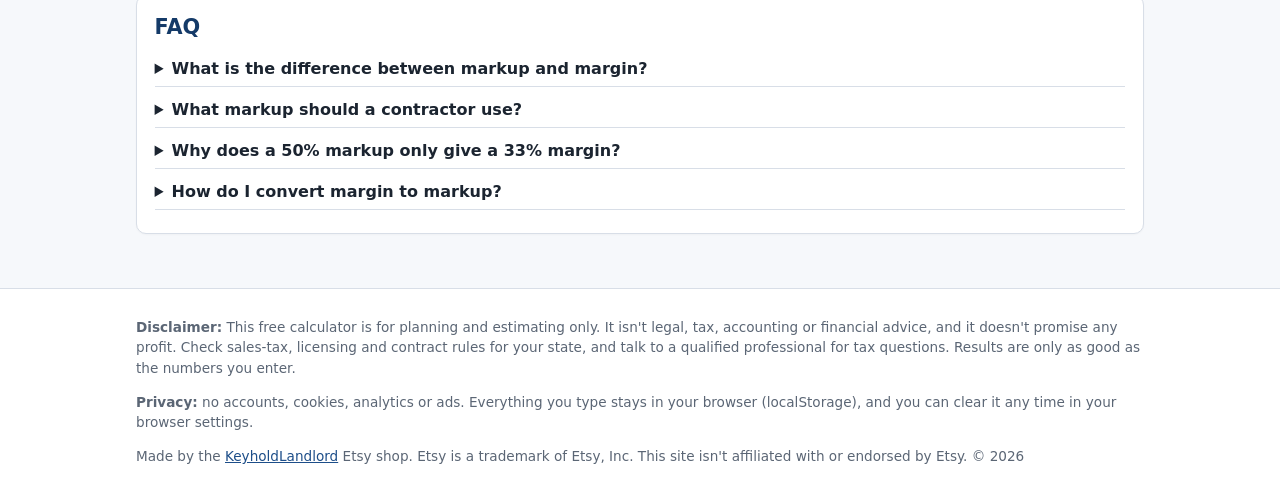
<file: markup-vs-margin-calculator/index.html>
<!doctype html>
<html lang="en"><head>
<meta charset="utf-8"><meta name="viewport" content="width=device-width,initial-scale=1">
<title>Markup vs Margin Calculator for Contractors — Free Converter & Chart</title>
<meta name="description" content="Free markup vs margin calculator: convert markup to margin (and back), see the price you need from your cost, plus a contractor markup-to-margin chart.">
<meta name="keywords" content="contractor estimate calculator, markup vs margin calculator, contractor hourly rate calculator, handyman estimate calculator, job estimate calculator, construction markup calculator, margin to markup">
<link rel="canonical" href="https://ur1313.github.io/contractor-estimate-calculator/markup-vs-margin-calculator/">
<meta name="robots" content="index,follow">
<meta property="og:type" content="website"><meta property="og:title" content="Markup vs Margin Calculator for Contractors — Free Converter & Chart"><meta property="og:description" content="Free markup vs margin calculator: convert markup to margin (and back), see the price you need from your cost, plus a contractor markup-to-margin chart."><meta property="og:url" content="https://ur1313.github.io/contractor-estimate-calculator/markup-vs-margin-calculator/">
<meta name="twitter:card" content="summary">
<meta name="theme-color" content="#1d4e89">
<link rel="icon" href="data:image/svg+xml,%3Csvg xmlns='http://www.w3.org/2000/svg' viewBox='0 0 64 64'%3E%3Crect width='64' height='64' rx='12' fill='%231d4e89'/%3E%3Ctext x='32' y='44' font-size='34' text-anchor='middle' fill='%23ffc928' font-family='Arial' font-weight='700'%3E%24%3C/text%3E%3C/svg%3E">
<link rel="stylesheet" href="../assets/style.css">
<script type="application/ld+json">[{"@context": "https://schema.org", "@type": "WebApplication", "name": "Markup vs Margin Calculator for Contractors", "url": "https://ur1313.github.io/contractor-estimate-calculator/markup-vs-margin-calculator/", "applicationCategory": "BusinessApplication", "operatingSystem": "Any (web browser)", "isAccessibleForFree": true, "offers": {"@type": "Offer", "price": "0", "priceCurrency": "USD"}, "description": "Free markup vs margin calculator: convert markup to margin (and back), see the price you need from your cost, plus a contractor markup-to-margin chart."}, {"@context": "https://schema.org", "@type": "FAQPage", "mainEntity": [{"@type": "Question", "name": "What is the difference between markup and margin?", "acceptedAnswer": {"@type": "Answer", "text": "Markup is profit as a percentage of your cost. Margin is profit as a percentage of the selling price. A job that costs $1,000 and sells for $1,250 has a 25% markup but only a 20% margin."}}, {"@type": "Question", "name": "What markup should a contractor use?", "acceptedAnswer": {"@type": "Answer", "text": "There is no single right number. It depends on your overhead, trade, market and job size. Work backward: figure out the gross margin your overhead and profit goal need, then convert it to a markup. For example, a 30% gross margin needs about a 42.9% markup on cost."}}, {"@type": "Question", "name": "Why does a 50% markup only give a 33% margin?", "acceptedAnswer": {"@type": "Answer", "text": "Because margin is measured against the higher selling price. $100 cost × 1.5 = $150 price; the $50 profit is 50% of cost but only 33.3% of the $150 price."}}, {"@type": "Question", "name": "How do I convert margin to markup?", "acceptedAnswer": {"@type": "Answer", "text": "Markup = margin ÷ (1 − margin). A 25% margin needs a 33.3% markup; a 40% margin needs a 66.7% markup."}}]}]</script>
</head><body><header class="site"><div class="wrap"><a class="brand" href="../index.html">Contractor<span>Calc</span></a><nav class="top"><a href="../index.html">Estimate calculator</a><a href="../markup-vs-margin-calculator/index.html" aria-current=page>Markup vs margin</a><a href="../contractor-hourly-rate-calculator/index.html">Hourly rate</a></nav></div></header><main class="wrap"><h1>Markup vs Margin Calculator</h1><p class="lede">Convert markup to margin, or margin to markup, and see the price you need to charge. This is the #1 pricing mistake in the trades: a 25% markup is <b>not</b> a 25% margin.</p><section class="card" id="markup-margin" aria-labelledby="mm-h">
<h2 id="mm-h">Markup vs margin</h2>
<p class="note">Enter your cost, then type a markup, a margin <i>or</i> a selling price. The other two fill in.</p>
<div class="grid">
<label>Your cost <small>$</small><input id="m-cost" type="number" inputmode="decimal" min="0" step="any" value="1000"></label>
<label>Markup <small>% of cost</small><input id="m-markup" type="number" inputmode="decimal" step="any" value="25"></label>
<label>Margin <small>% of price</small><input id="m-margin" type="number" inputmode="decimal" step="any"></label>
<label>Selling price <small>$</small><input id="m-price" type="number" inputmode="decimal" min="0" step="any"></label>
</div>
<div class="results" aria-live="polite">
<div class="stat hi"><span>Selling price</span><b id="m-out-price">—</b></div>
<div class="stat"><span>Gross profit</span><b id="m-out-profit">—</b></div>
<div class="stat"><span>Markup</span><b id="m-out-mk">—</b></div>
<div class="stat"><span>Margin</span><b id="m-out-mg">—</b></div>
</div>
<p id="m-gap" class="note" aria-live="polite"></p>
<div class="grid" style="margin-top:.5rem">
<div><h3>Markup → margin</h3><table><thead><tr><th>Markup</th><th>Margin</th><th class="num">Price on $100 cost</th></tr></thead><tbody id="m-table"></tbody></table></div>
<div><h3>Margin → markup needed</h3><table><thead><tr><th>Margin</th><th>Markup</th><th class="num">Price on $100 cost</th></tr></thead><tbody id="m-table2"></tbody></table></div>
</div>
<details><summary>Formulas</summary><p class="note">Markup = (price − cost) ÷ cost. Margin = (price − cost) ÷ price. Price from markup = cost × (1 + markup). Price from margin = cost ÷ (1 − margin). Markup needed for a margin = margin ÷ (1 − margin).</p></details>
</section><aside class="cta no-print" aria-label="Spreadsheet templates">
<h2>Price jobs faster with a spreadsheet</h2><p>Bake your markup into a reusable estimate sheet or a flat-rate price book so you're not doing this math on every job.</p>
<div class="products"><div class="product"><b>Contractor Estimate & Bid Calculator</b><p>This calculator as a full spreadsheet: save bids, reuse line items, billable-rate math, markup vs margin table.</p><div><span class="price">$19</span> &nbsp;<a class="btn sm y" href="https://www.etsy.com/listing/4604262052/contractor-estimate-template" target="_blank" rel="noopener">View on Etsy</a></div></div><div class="product"><b>Handyman Flat-Rate Price Book (60 tasks)</b><p>60 common handyman tasks with editable time, materials and flat-rate prices.</p><div><span class="price">$17</span> &nbsp;<a class="btn sm y" href="https://www.etsy.com/listing/4604240165/handyman-price-list-template-flat-rate" target="_blank" rel="noopener">View on Etsy</a></div></div><div class="product"><b>Contractor Business Kit — all 5</b><p>All five spreadsheets above in one download ($94 if bought separately).</p><div><span class="price">$59</span> &nbsp;<a class="btn sm y" href="https://www.etsy.com/listing/4604241039/contractor-business-spreadsheet-bundle" target="_blank" rel="noopener">View on Etsy</a></div></div></div>
<p class="fine">These are paid spreadsheet downloads sold by the people who made this free calculator, in the <a href="https://www.etsy.com/shop/KeyholdLandlord" target="_blank" rel="noopener">KeyholdLandlord Etsy shop</a>. Plain shop links — no affiliate tracking. The calculator stays free whether or not you buy anything. Spreadsheets work in Excel and Google Sheets and were built with AI assistance and checked by hand.</p>
</aside><section class="card"><h2>Price a whole job</h2><p>Use the full <a href="../index.html#estimate">contractor estimate calculator</a> to add labor, materials and subs, then print a client-ready estimate.</p></section><section class="card" id="faq"><h2>FAQ</h2><details><summary>What is the difference between markup and margin?</summary><p>Markup is profit as a percentage of your cost. Margin is profit as a percentage of the selling price. A job that costs $1,000 and sells for $1,250 has a 25% markup but only a 20% margin.</p></details><details><summary>What markup should a contractor use?</summary><p>There is no single right number. It depends on your overhead, trade, market and job size. Work backward: figure out the gross margin your overhead and profit goal need, then convert it to a markup. For example, a 30% gross margin needs about a 42.9% markup on cost.</p></details><details><summary>Why does a 50% markup only give a 33% margin?</summary><p>Because margin is measured against the higher selling price. $100 cost × 1.5 = $150 price; the $50 profit is 50% of cost but only 33.3% of the $150 price.</p></details><details><summary>How do I convert margin to markup?</summary><p>Markup = margin ÷ (1 − margin). A 25% margin needs a 33.3% markup; a 40% margin needs a 66.7% markup.</p></details></section></main>
<footer class="site"><div class="wrap">
<p><b>Disclaimer:</b> This free calculator is for planning and estimating only. It isn't legal, tax, accounting or financial advice, and it doesn't promise any profit. Check sales-tax, licensing and contract rules for your state, and talk to a qualified professional for tax questions. Results are only as good as the numbers you enter.</p>
<p><b>Privacy:</b> no accounts, cookies, analytics or ads. Everything you type stays in your browser (localStorage), and you can clear it any time in your browser settings.</p>
<p>Made by the <a href="https://www.etsy.com/shop/KeyholdLandlord" target="_blank" rel="noopener">KeyholdLandlord</a> Etsy shop. Etsy is a trademark of Etsy, Inc. This site isn't affiliated with or endorsed by Etsy. © <span id="yr"></span></p>
</div></footer>
<div id="printSummary"></div>
<script src="../assets/app.js"></script>
</body></html>
</file>
<file: assets/style.css>
:root{
  --blue:#1d4e89;--blue-d:#143a68;--blue-l:#e8f0fa;
  --yellow:#ffc928;--yellow-l:#fff6d6;
  --ink:#1b2430;--muted:#5b6675;--line:#d8dee7;--bg:#f6f8fb;--ok:#1f7a3a;--bad:#b3261e;
  --r:10px;
}
*{box-sizing:border-box}
[hidden]{display:none!important}
html{-webkit-text-size-adjust:100%}
body{margin:0;font:16px/1.5 system-ui,-apple-system,"Segoe UI",Roboto,Helvetica,Arial,sans-serif;color:var(--ink);background:var(--bg)}
a{color:var(--blue)}
header.site{background:var(--blue);color:#fff;border-bottom:5px solid var(--yellow)}
header.site .wrap{display:flex;flex-wrap:wrap;align-items:center;justify-content:space-between;gap:.5rem}
header.site a{color:#fff;text-decoration:none}
.brand{font-weight:800;font-size:1.1rem;letter-spacing:.2px}
.brand span{color:var(--yellow)}
nav.top a{margin-left:1rem;font-size:.95rem;opacity:.92}
nav.top a:hover,nav.top a[aria-current]{opacity:1;text-decoration:underline}
.wrap{max-width:1040px;margin:0 auto;padding:.9rem 1rem}
h1{font-size:1.7rem;line-height:1.2;margin:.8rem 0 .3rem}
h2{font-size:1.3rem;margin:0 0 .6rem;color:var(--blue-d)}
h3{font-size:1.05rem;margin:1rem 0 .4rem}
.lede{color:var(--muted);margin:.2rem 0 1rem;max-width:70ch}
.card{background:#fff;border:1px solid var(--line);border-radius:var(--r);padding:1rem 1.1rem;margin:0 0 1rem;box-shadow:0 1px 2px rgba(0,0,0,.03)}
.grid{display:grid;gap:.7rem 1rem;grid-template-columns:repeat(auto-fit,minmax(190px,1fr))}
label{display:block;font-size:.88rem;font-weight:600;color:#33404f}
label small{font-weight:400;color:var(--muted)}
input,select{width:100%;font:inherit;padding:.5rem .6rem;border:1px solid #b9c3d0;border-radius:8px;background:#fff;margin-top:.2rem}
input:focus,select:focus{outline:3px solid var(--yellow);outline-offset:0;border-color:var(--blue)}
.results{display:grid;gap:.6rem;grid-template-columns:repeat(auto-fit,minmax(170px,1fr));margin-top:1rem}
.stat{background:var(--blue-l);border-radius:8px;padding:.6rem .75rem}
.stat b{display:block;font-size:1.35rem;color:var(--blue-d)}
.stat.hi{background:var(--yellow-l);border:2px solid var(--yellow)}
.stat span{font-size:.82rem;color:var(--muted)}
.btn{display:inline-block;font:inherit;font-weight:700;border:0;border-radius:8px;padding:.55rem .95rem;cursor:pointer;background:var(--blue);color:#fff;text-decoration:none}
.btn:hover{background:var(--blue-d)}
.btn.y{background:var(--yellow);color:#1b2430}
.btn.y:hover{background:#f0b800}
.btn.ghost{background:#fff;color:var(--blue);border:1px solid var(--blue)}
.btn.sm{padding:.3rem .6rem;font-size:.85rem}
.row-actions{display:flex;flex-wrap:wrap;gap:.5rem;margin-top:.8rem}
table{width:100%;border-collapse:collapse;font-size:.93rem}
th,td{text-align:left;padding:.4rem .35rem;border-bottom:1px solid var(--line);vertical-align:middle}
th{font-size:.8rem;text-transform:uppercase;letter-spacing:.4px;color:var(--muted)}
td input{margin:0;padding:.35rem .45rem}
td.num,th.num{text-align:right;white-space:nowrap}
.lines td:last-child{width:2.2rem}
.x{background:none;border:0;color:var(--bad);font-size:1.2rem;cursor:pointer;line-height:1}
.tablewrap{overflow-x:auto}
.cta{background:var(--yellow-l);border:2px solid var(--yellow);border-radius:var(--r);padding:1rem 1.1rem;margin:0 0 1rem}
.cta h2{color:var(--ink)}
.cta ul{margin:.3rem 0 .6rem;padding-left:1.2rem}
.cta .fine{font-size:.82rem;color:var(--muted)}
.products{display:grid;gap:.7rem;grid-template-columns:repeat(auto-fit,minmax(220px,1fr));margin:.6rem 0}
.product{background:#fff;border:1px solid var(--line);border-radius:8px;padding:.7rem .8rem;display:flex;flex-direction:column}
.product b{color:var(--blue-d)}
.product p{margin:.25rem 0 .6rem;font-size:.9rem;color:var(--muted);flex:1}
.price{font-weight:800}
.note{font-size:.88rem;color:var(--muted)}
.warn{color:var(--bad);font-weight:600}
.good{color:var(--ok);font-weight:600}
.pill{display:inline-block;background:var(--blue-l);color:var(--blue-d);border-radius:99px;padding:.05rem .55rem;font-size:.8rem;font-weight:700}
details{margin:.4rem 0;border-bottom:1px solid var(--line);padding:.3rem 0}
summary{cursor:pointer;font-weight:600}
footer.site{color:var(--muted);font-size:.85rem;border-top:1px solid var(--line);margin-top:1.5rem;background:#fff}
.seg{display:inline-flex;border:1px solid var(--blue);border-radius:8px;overflow:hidden;margin-top:.2rem}
.seg button{font:inherit;border:0;background:#fff;color:var(--blue);padding:.4rem .7rem;cursor:pointer;font-weight:600}
.seg button[aria-pressed=true]{background:var(--blue);color:#fff}
#printSummary{display:none}
@media (max-width:640px){
  h1{font-size:1.4rem}
  nav.top a{margin:0 .8rem 0 0}
  .lines thead{display:none}
  .lines tr{display:grid;grid-template-columns:1fr 1fr;gap:.3rem;padding:.5rem 0;border-bottom:1px solid var(--line)}
  .lines td{border:0;padding:0}
  .lines td:first-child{grid-column:1/-1}
  .lines td[data-l]::before{content:attr(data-l);display:block;font-size:.75rem;color:var(--muted)}
}
@media print{
  body{background:#fff;font-size:12pt}
  header.site,footer.site,.no-print{display:none!important}
  body.printing main{display:none!important}
  body.printing #printSummary{display:block!important}
  #printSummary table{font-size:11pt}
  #printSummary .tot td{font-weight:800;border-top:2px solid #000}
  a{color:#000;text-decoration:none}
}
</file>
